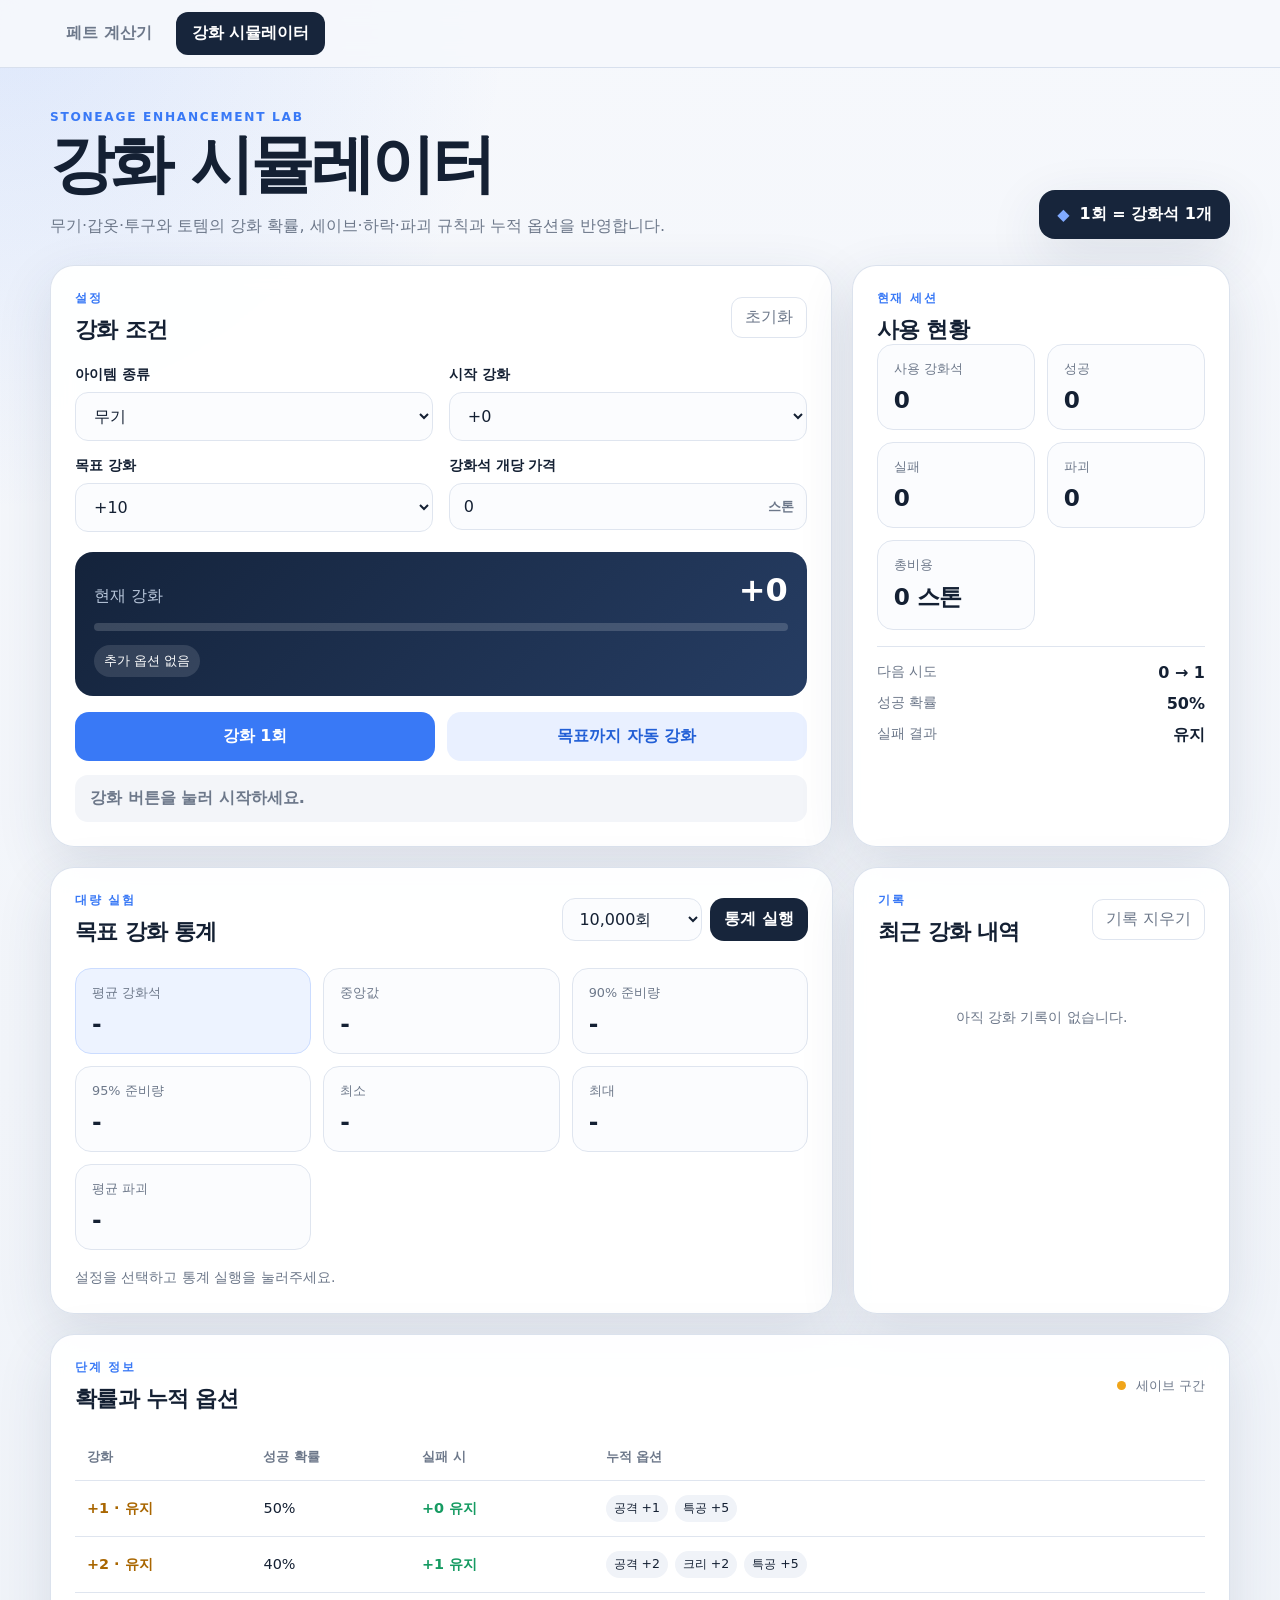
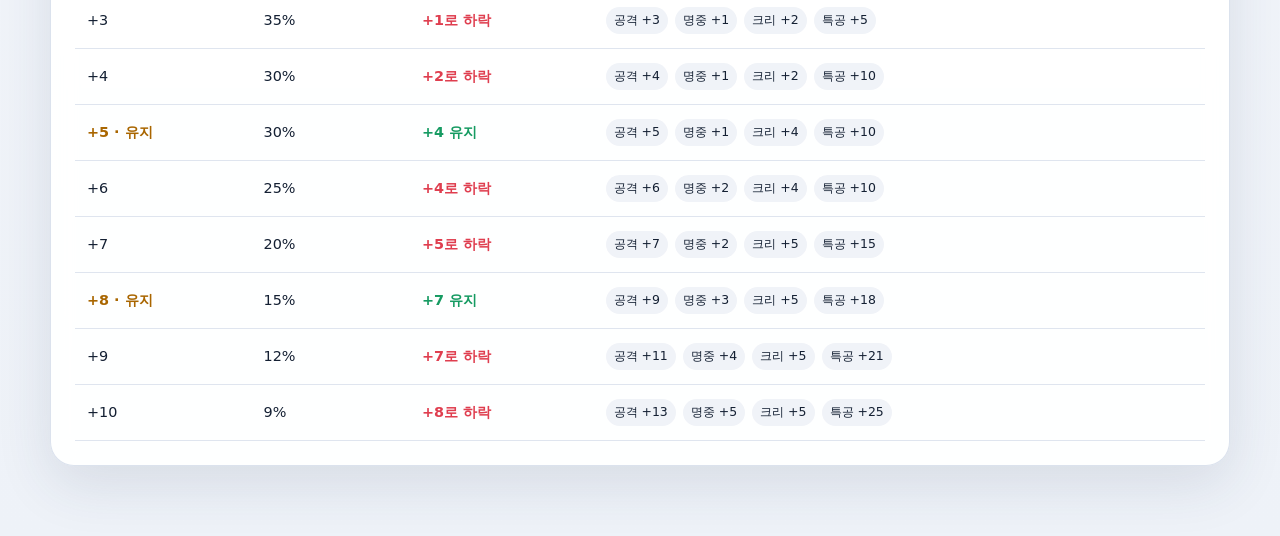
<file: enhancement.html>
<!doctype html>
<html lang="ko">
<head>
  <meta charset="utf-8" />
  <meta name="viewport" content="width=device-width, initial-scale=1" />
  <meta name="description" content="강화 단계별 성공 확률과 세이브 구간을 반영한 강화 시뮬레이터" />
  <title>강화 시뮬레이터</title>
  <link rel="stylesheet" href="enhancement.css" />
</head>
<body>
  <nav class="top-tabs" aria-label="계산기 메뉴">
    <div class="top-tabs-inner">
      <a class="top-tab" href="index.html">페트 계산기</a>
      <a class="top-tab active" href="enhancement.html">강화 시뮬레이터</a>
    </div>
  </nav>
  <main class="shell">
    <header class="hero">
      <div>
        <p class="eyebrow">STONEAGE ENHANCEMENT LAB</p>
        <h1>강화 시뮬레이터</h1>
        <p class="hero-copy">무기·갑옷·투구와 토템의 강화 확률, 세이브·하락·파괴 규칙과 누적 옵션을 반영합니다.</p>
      </div>
      <div class="stone-badge" aria-label="강화석 한 개가 시도 한 회에 사용됨">
        <span>◆</span>
        <strong id="resourceBadgeText">1회 = 강화석 1개</strong>
      </div>
    </header>

    <section class="grid top-grid">
      <article class="panel controls-panel">
        <div class="panel-title-row">
          <div>
            <p class="section-kicker">설정</p>
            <h2>강화 조건</h2>
          </div>
          <button id="resetBtn" class="ghost-btn" type="button">초기화</button>
        </div>

        <div class="form-grid">
          <label>
            <span>아이템 종류</span>
            <select id="itemType">
              <option value="weapon">무기</option>
              <option value="armor">갑옷</option>
              <option value="helmet">투구</option>
              <option value="totem">토템</option>
            </select>
          </label>
          <label id="spiritTypeField" class="is-hidden">
            <span>영석 종류</span>
            <select id="spiritType">
              <option value="normal">일반 영석</option>
              <option value="advanced">고급 영석 (+20%p)</option>
            </select>
          </label>
          <label>
            <span>시작 강화</span>
            <select id="startLevel"></select>
          </label>
          <label>
            <span>목표 강화</span>
            <select id="targetLevel"></select>
          </label>
          <label>
            <span id="resourcePriceLabel">강화석 개당 가격</span>
            <div class="input-suffix">
              <input id="stonePrice" type="number" min="0" step="1" value="0" inputmode="numeric" />
              <span>스톤</span>
            </div>
          </label>
        </div>

        <div class="current-card">
          <div>
            <span class="muted">현재 강화</span>
            <strong id="currentLevelText">+0</strong>
          </div>
          <div class="progress-wrap" aria-label="현재 강화 진행도">
            <div id="levelProgress" class="progress-bar"></div>
          </div>
          <div id="currentOptions" class="option-chips"></div>
        </div>

        <div class="action-grid">
          <button id="enhanceOnceBtn" class="primary-btn" type="button">강화 1회</button>
          <button id="autoEnhanceBtn" class="secondary-btn" type="button">목표까지 자동 강화</button>
        </div>

        <div id="lastResult" class="result-banner neutral" role="status" aria-live="polite">
          강화 버튼을 눌러 시작하세요.
        </div>
      </article>

      <article class="panel summary-panel">
        <p class="section-kicker">현재 세션</p>
        <h2>사용 현황</h2>
        <div class="stat-grid">
          <div class="stat-card"><span id="usedResourceLabel">사용 강화석</span><strong id="usedStones">0</strong></div>
          <div class="stat-card"><span>성공</span><strong id="successCount">0</strong></div>
          <div class="stat-card"><span>실패</span><strong id="failureCount">0</strong></div>
          <div class="stat-card"><span>파괴</span><strong id="destroyedCount">0</strong></div>
          <div class="stat-card"><span>총비용</span><strong id="totalCost">0</strong></div>
        </div>
        <div class="next-attempt">
          <div>
            <span>다음 시도</span>
            <strong id="nextAttemptLabel">0 → 1</strong>
          </div>
          <div>
            <span>성공 확률</span>
            <strong id="nextProbability">50%</strong>
          </div>
          <div>
            <span>실패 결과</span>
            <strong id="failureOutcome">유지</strong>
          </div>
        </div>
      </article>
    </section>

    <section class="grid middle-grid">
      <article class="panel simulation-panel">
        <div class="panel-title-row">
          <div>
            <p class="section-kicker">대량 실험</p>
            <h2>목표 강화 통계</h2>
          </div>
          <div class="simulation-controls">
            <select id="simulationRuns" aria-label="시뮬레이션 횟수">
              <option value="1000">1,000회</option>
              <option value="10000" selected>10,000회</option>
              <option value="50000">50,000회</option>
            </select>
            <button id="runSimulationBtn" class="dark-btn" type="button">통계 실행</button>
          </div>
        </div>

        <div class="stat-grid simulation-stats">
          <div class="stat-card emphasis"><span id="avgResourceLabel">평균 강화석</span><strong id="avgAttempts">-</strong></div>
          <div class="stat-card"><span>중앙값</span><strong id="medianAttempts">-</strong></div>
          <div class="stat-card"><span>90% 준비량</span><strong id="p90Attempts">-</strong></div>
          <div class="stat-card"><span>95% 준비량</span><strong id="p95Attempts">-</strong></div>
          <div class="stat-card"><span>최소</span><strong id="minAttempts">-</strong></div>
          <div class="stat-card"><span>최대</span><strong id="maxAttempts">-</strong></div>
          <div class="stat-card"><span>평균 파괴</span><strong id="avgDestroyed">-</strong></div>
        </div>
        <p id="simulationNote" class="simulation-note">설정을 선택하고 통계 실행을 눌러주세요.</p>
      </article>

      <article class="panel history-panel">
        <div class="panel-title-row">
          <div>
            <p class="section-kicker">기록</p>
            <h2>최근 강화 내역</h2>
          </div>
          <button id="clearHistoryBtn" class="ghost-btn" type="button">기록 지우기</button>
        </div>
        <ol id="historyList" class="history-list">
          <li class="empty-history">아직 강화 기록이 없습니다.</li>
        </ol>
      </article>
    </section>

    <section class="panel table-panel">
      <div class="panel-title-row">
        <div>
          <p class="section-kicker">단계 정보</p>
          <h2>확률과 누적 옵션</h2>
        </div>
        <p id="tableLegend" class="legend"><span class="save-dot"></span> 세이브 구간</p>
      </div>
      <div class="table-scroll">
        <table>
          <thead>
            <tr>
              <th>강화</th>
              <th>성공 확률</th>
              <th>실패 시</th>
              <th>누적 옵션</th>
            </tr>
          </thead>
          <tbody id="levelTableBody"></tbody>
        </table>
      </div>
    </section>
  </main>

  <script src="enhancement.js"></script>
</body>
</html>
</file>
<file: enhancement.css>
:root {
  --bg: #eef2f8;
  --panel: rgba(255, 255, 255, 0.94);
  --text: #142033;
  --muted: #6d788a;
  --line: #dfe5ef;
  --blue: #3979f6;
  --blue-dark: #225fd6;
  --green: #169b62;
  --red: #df3e4f;
  --amber: #f0a51a;
  --navy: #17253b;
  --shadow: 0 18px 55px rgba(42, 58, 87, 0.12);
  font-family: Inter, Pretendard, "Noto Sans KR", system-ui, -apple-system, BlinkMacSystemFont, "Segoe UI", sans-serif;
}

* { box-sizing: border-box; }
body {
  margin: 0;
  color: var(--text);
  background:
    radial-gradient(circle at top left, rgba(57, 121, 246, 0.13), transparent 32rem),
    linear-gradient(180deg, #f6f8fc 0%, var(--bg) 100%);
  min-height: 100vh;
}
button, input, select { font: inherit; }
button { cursor: pointer; }
.shell { width: min(1180px, calc(100% - 32px)); margin: 0 auto; padding: 42px 0 70px; }
.hero { display: flex; justify-content: space-between; gap: 28px; align-items: flex-end; margin-bottom: 26px; }
.eyebrow, .section-kicker { margin: 0 0 8px; color: var(--blue); font-weight: 800; font-size: 0.76rem; letter-spacing: 0.14em; }
h1 { margin: 0; font-size: clamp(2.1rem, 5vw, 4.25rem); letter-spacing: -0.055em; line-height: 1; }
h2 { margin: 0; font-size: 1.35rem; letter-spacing: -0.03em; }
.hero-copy { margin: 16px 0 0; color: var(--muted); max-width: 670px; line-height: 1.7; }
.stone-badge { display: flex; align-items: center; gap: 10px; background: var(--navy); color: white; padding: 14px 18px; border-radius: 16px; white-space: nowrap; box-shadow: var(--shadow); }
.stone-badge span { color: #80aaff; }
.grid { display: grid; gap: 20px; }
.top-grid { grid-template-columns: minmax(0, 1.55fr) minmax(280px, 0.75fr); }
.middle-grid { grid-template-columns: minmax(0, 1.35fr) minmax(320px, 0.65fr); margin-top: 20px; }
.panel { background: var(--panel); border: 1px solid rgba(215, 223, 236, 0.9); border-radius: 24px; padding: 24px; box-shadow: var(--shadow); backdrop-filter: blur(12px); }
.panel-title-row { display: flex; align-items: center; justify-content: space-between; gap: 16px; margin-bottom: 22px; }
.ghost-btn { border: 1px solid var(--line); background: white; color: var(--muted); padding: 9px 13px; border-radius: 11px; }
.ghost-btn:hover { border-color: #b7c3d6; color: var(--text); }
.form-grid { display: grid; grid-template-columns: repeat(2, minmax(0, 1fr)); gap: 16px; }
label > span { display: block; font-size: 0.86rem; font-weight: 700; margin-bottom: 8px; }
select, input { width: 100%; border: 1px solid var(--line); background: #fbfcfe; color: var(--text); border-radius: 13px; padding: 13px 14px; outline: none; }
select:focus, input:focus { border-color: var(--blue); box-shadow: 0 0 0 4px rgba(57, 121, 246, 0.12); }
.input-suffix { position: relative; }
.input-suffix input { padding-right: 62px; }
.input-suffix span { position: absolute; right: 13px; top: 50%; transform: translateY(-50%); color: var(--muted); font-size: 0.82rem; font-weight: 700; }
.current-card { margin-top: 20px; padding: 19px; border-radius: 18px; background: linear-gradient(135deg, #14233b, #263d63); color: white; }
.current-card > div:first-child { display: flex; justify-content: space-between; align-items: baseline; }
.current-card .muted { color: #b8c6da; }
.current-card strong { font-size: 2rem; }
.progress-wrap { height: 8px; background: rgba(255,255,255,0.16); border-radius: 999px; overflow: hidden; margin: 14px 0; }
.progress-bar { height: 100%; width: 0%; background: linear-gradient(90deg, #6e9cff, #b4cbff); border-radius: inherit; transition: width 0.25s ease; }
.option-chips { display: flex; flex-wrap: wrap; gap: 8px; }
.option-chip { background: rgba(255,255,255,0.12); padding: 7px 10px; border-radius: 999px; font-size: 0.82rem; }
.action-grid { display: grid; grid-template-columns: 1fr 1fr; gap: 12px; margin-top: 16px; }
.primary-btn, .secondary-btn, .dark-btn { border: 0; border-radius: 14px; padding: 14px 16px; font-weight: 800; }
.primary-btn { background: var(--blue); color: white; }
.primary-btn:hover { background: var(--blue-dark); }
.secondary-btn { background: #e9f0ff; color: var(--blue-dark); }
.dark-btn { background: var(--navy); color: white; padding: 11px 14px; }
.result-banner { margin-top: 14px; padding: 13px 15px; border-radius: 13px; font-weight: 700; }
.result-banner.neutral { background: #f3f5f9; color: var(--muted); }
.result-banner.success { background: #e9f8f1; color: var(--green); }
.result-banner.failure { background: #fff0f2; color: var(--red); }
.stat-grid { display: grid; grid-template-columns: repeat(2, minmax(0, 1fr)); gap: 12px; }
.stat-card { border: 1px solid var(--line); border-radius: 16px; padding: 16px; background: #fbfcfe; }
.stat-card span { display: block; color: var(--muted); font-size: 0.8rem; margin-bottom: 8px; }
.stat-card strong { font-size: 1.45rem; letter-spacing: -0.03em; }
.stat-card.emphasis { background: #edf3ff; border-color: #cbdcff; }
.next-attempt { margin-top: 16px; padding-top: 16px; border-top: 1px solid var(--line); display: grid; gap: 12px; }
.next-attempt div { display: flex; justify-content: space-between; gap: 16px; }
.next-attempt span { color: var(--muted); font-size: 0.86rem; }
.simulation-controls { display: flex; gap: 8px; }
.simulation-controls select { width: auto; padding: 10px 34px 10px 12px; }
.simulation-stats { grid-template-columns: repeat(3, minmax(0, 1fr)); }
.simulation-note { color: var(--muted); line-height: 1.6; margin: 16px 0 0; font-size: 0.88rem; }
.history-list { list-style: none; margin: 0; padding: 0; max-height: 330px; overflow: auto; }
.history-list li { display: grid; grid-template-columns: 44px 1fr auto; gap: 10px; align-items: center; padding: 11px 0; border-bottom: 1px solid var(--line); font-size: 0.88rem; }
.history-list li:last-child { border-bottom: 0; }
.history-index { color: var(--muted); font-variant-numeric: tabular-nums; }
.history-result.success { color: var(--green); font-weight: 800; }
.history-result.failure { color: var(--red); font-weight: 800; }
.empty-history { display: block !important; color: var(--muted); text-align: center; padding: 40px 0 !important; }
.table-panel { margin-top: 20px; }
.legend { color: var(--muted); font-size: 0.84rem; margin: 0; }
.save-dot { display: inline-block; width: 9px; height: 9px; border-radius: 50%; background: var(--amber); margin-right: 5px; }
.table-scroll { overflow-x: auto; }
table { width: 100%; border-collapse: collapse; min-width: 680px; }
th, td { text-align: left; padding: 14px 12px; border-bottom: 1px solid var(--line); }
th { color: var(--muted); font-size: 0.8rem; }
td { font-size: 0.9rem; }
tr.save-row td:first-child { color: #a96600; font-weight: 900; }
.option-text { display: flex; flex-wrap: wrap; gap: 7px; }
.option-text span { background: #f0f3f8; border-radius: 999px; padding: 5px 8px; font-size: 0.78rem; }
.badge-keep { color: var(--green); font-weight: 800; }
.badge-down { color: var(--red); font-weight: 800; }
button:disabled { opacity: 0.55; cursor: not-allowed; }

@media (max-width: 900px) {
  .top-grid, .middle-grid { grid-template-columns: 1fr; }
  .hero { align-items: flex-start; flex-direction: column; }
}
@media (max-width: 620px) {
  .shell { width: min(100% - 20px, 1180px); padding-top: 24px; }
  .panel { padding: 18px; border-radius: 20px; }
  .form-grid, .action-grid, .simulation-stats { grid-template-columns: 1fr; }
  .panel-title-row { align-items: flex-start; }
  .simulation-controls { width: 100%; flex-direction: column; }
  .simulation-controls select { width: 100%; }
  .stone-badge { width: 100%; justify-content: center; }
}

.is-hidden { display: none !important; }

.top-tabs{position:sticky;top:0;z-index:20;background:rgba(246,248,252,.92);border-bottom:1px solid rgba(215,223,236,.95);backdrop-filter:blur(12px)}
.top-tabs-inner{width:min(1180px,calc(100% - 32px));margin:0 auto;display:flex;gap:8px;padding:12px 0}
.top-tab{display:inline-flex;align-items:center;justify-content:center;padding:10px 15px;border-radius:12px;text-decoration:none;color:var(--muted);font-weight:800;border:1px solid transparent}
.top-tab:hover{background:#fff;color:var(--text);border-color:var(--line)}
.top-tab.active{background:var(--navy);color:#fff}
@media (max-width:620px){.top-tabs-inner{width:min(100% - 20px,1180px)}.top-tab{flex:1;padding:10px 8px;font-size:.9rem}}
</file>
